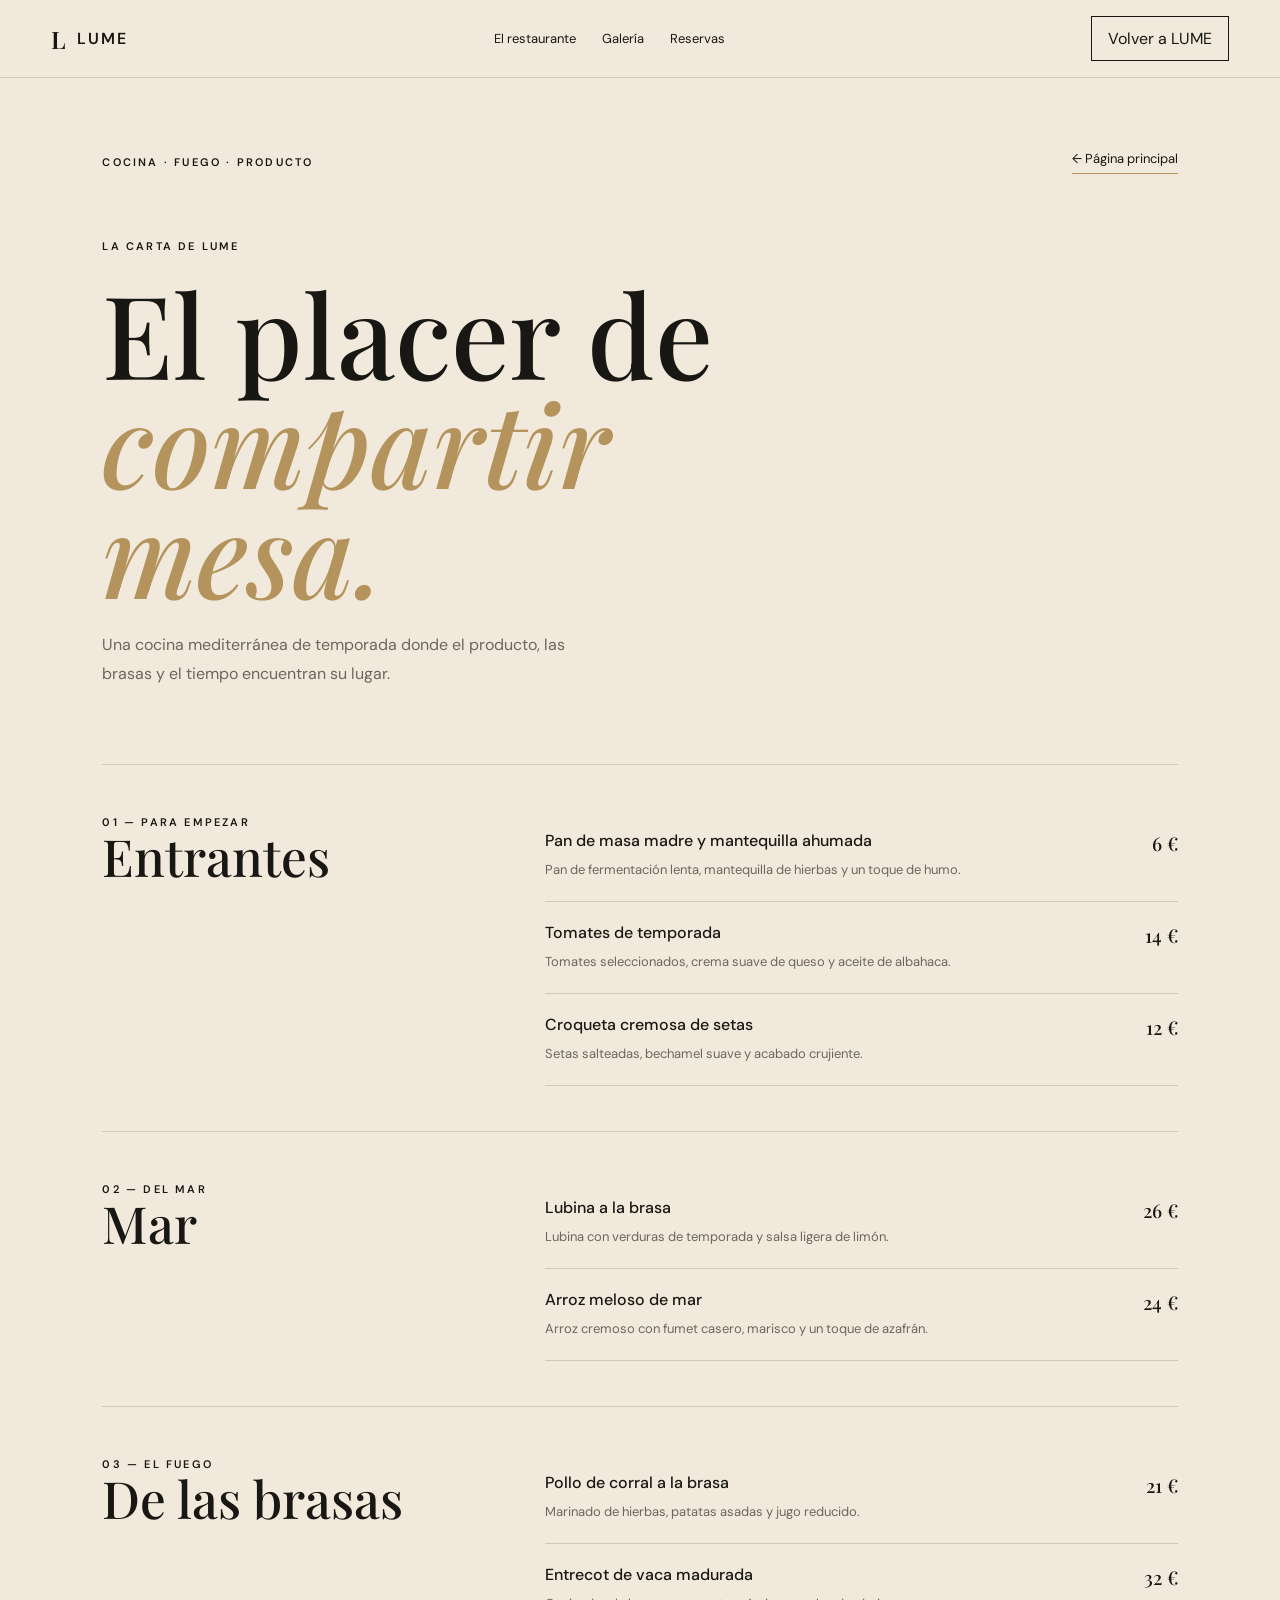
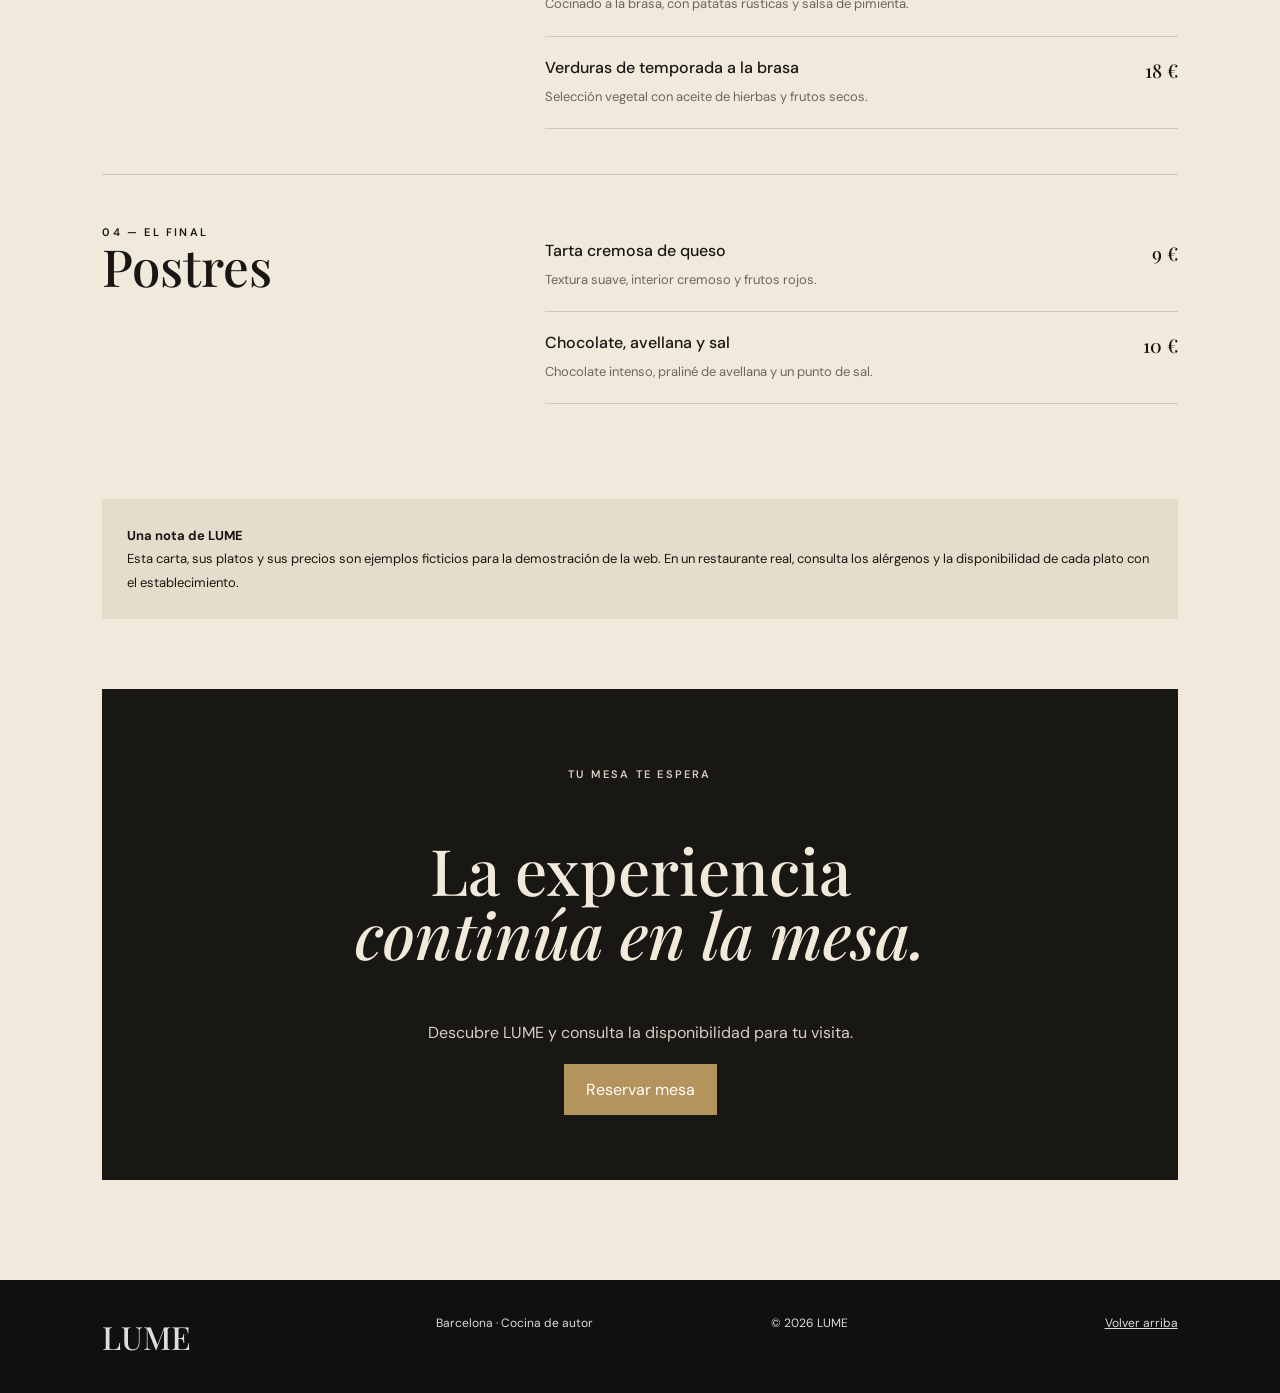
<file: carta.html>
<!doctype html>
<html lang="es">
<head>
  <meta charset="utf-8">
  <meta name="viewport" content="width=device-width, initial-scale=1">
  <meta name="description" content="Descubre la carta de LUME: cocina mediterránea, producto de temporada y fuego.">
  <title>La carta — LUME</title>
  <link rel="icon" href="img/logo-lume.svg" type="image/svg+xml">
  <link rel="stylesheet" href="style.css">
  <style>
    .menu-page {
      padding: 150px 8vw 100px;
      min-height: 100vh;
    }

    .menu-top {
      display: flex;
      justify-content: space-between;
      align-items: center;
      gap: 20px;
      margin-bottom: 65px;
    }

    .menu-top a {
      font-size: 13px;
      border-bottom: 1px solid var(--gold);
      padding-bottom: 6px;
    }

    .menu-heading {
      max-width: 760px;
      margin-bottom: 75px;
    }

    .menu-heading h1 {
      font: 500 clamp(3.8rem, 9vw, 8rem)/.95 "Playfair Display", serif;
      margin: 25px 0;
    }

    .menu-heading h1 em {
      color: var(--gold);
      font-weight: 500;
    }

    .menu-heading p:last-child {
      color: var(--muted);
      line-height: 1.8;
      max-width: 500px;
    }

    .menu-category {
      display: grid;
      grid-template-columns: .7fr 1.3fr;
      gap: 8vw;
      padding: 45px 0;
      border-top: 1px solid var(--line);
    }

    .menu-category h2 {
      font: 500 clamp(2rem, 4vw, 3.5rem)/1 "Playfair Display", serif;
      margin: 0;
    }

    .menu-item {
      display: flex;
      justify-content: space-between;
      gap: 20px;
      padding: 20px 0;
      border-bottom: 1px solid var(--line);
    }

    .menu-item h3 {
      font-size: 16px;
      font-weight: 500;
      margin: 0 0 8px;
    }

    .menu-item p {
      font-size: 13px;
      line-height: 1.7;
      color: var(--muted);
      margin: 0;
      max-width: 440px;
    }

    .menu-price {
      white-space: nowrap;
      font: 500 19px "Playfair Display", serif;
    }

    .menu-note {
      margin-top: 50px;
      padding: 25px;
      background: #e5dccb;
      font-size: 13px;
      line-height: 1.8;
    }

    .menu-reserve {
      text-align: center;
      padding: 65px 20px;
      background: #191713;
      color: var(--paper);
      margin-top: 70px;
    }

    .menu-reserve h2 {
      font: 500 clamp(2.5rem, 5vw, 4.5rem)/1 "Playfair Display", serif;
    }

    .menu-reserve p {
      color: #d5cfc3;
      line-height: 1.8;
    }

    @media(max-width:700px) {
      .menu-page {
        padding: 115px 7vw 65px;
      }

      .menu-top {
        align-items: flex-start;
      }

      .menu-category {
        grid-template-columns: 1fr;
        gap: 15px;
      }

      .menu-item h3 {
        font-size: 14px;
      }

      .menu-item p {
        font-size: 12px;
      }
    }
  </style>
</head>

<body>
  <header class="site-header scrolled">
    <a class="brand" href="index.html#inicio">
      <span class="brand-mark">L</span>
      <span>LUME</span>
    </a>
    <nav>
      <a href="index.html#historia">El restaurante</a>
      <a href="index.html#galeria">Galería</a>
      <a href="index.html#reserva">Reservas</a>
    </nav>
    <a class="header-reserve" href="index.html#reserva">Volver a LUME</a>
  </header>

  <main class="menu-page">
    <div class="menu-top">
      <span class="eyebrow">COCINA · FUEGO · PRODUCTO</span>
      <a href="index.html">← Página principal</a>
    </div>

    <div class="menu-heading">
      <p class="eyebrow">LA CARTA DE LUME</p>
      <h1>El placer de<br><em>compartir mesa.</em></h1>
      <p>
        Una cocina mediterránea de temporada donde el producto,
        las brasas y el tiempo encuentran su lugar.
      </p>
    </div>

    <section class="menu-category">
      <div>
        <span class="eyebrow">01 — PARA EMPEZAR</span>
        <h2>Entrantes</h2>
      </div>
      <div>
        <article class="menu-item">
          <div>
            <h3>Pan de masa madre y mantequilla ahumada</h3>
            <p>Pan de fermentación lenta, mantequilla de hierbas y un toque de humo.</p>
          </div>
          <span class="menu-price">6 €</span>
        </article>
        <article class="menu-item">
          <div>
            <h3>Tomates de temporada</h3>
            <p>Tomates seleccionados, crema suave de queso y aceite de albahaca.</p>
          </div>
          <span class="menu-price">14 €</span>
        </article>
        <article class="menu-item">
          <div>
            <h3> Croqueta cremosa de setas</h3>
            <p>Setas salteadas, bechamel suave y acabado crujiente.</p>
          </div>
          <span class="menu-price">12 €</span>
        </article>
      </div>
    </section>

    <section class="menu-category">
      <div>
        <span class="eyebrow">02 — DEL MAR</span>
        <h2>Mar</h2>
      </div>
      <div>
        <article class="menu-item">
          <div>
            <h3>Lubina a la brasa</h3>
            <p>Lubina con verduras de temporada y salsa ligera de limón.</p>
          </div>
          <span class="menu-price">26 €</span>
        </article>
        <article class="menu-item">
          <div>
            <h3>Arroz meloso de mar</h3>
            <p>Arroz cremoso con fumet casero, marisco y un toque de azafrán.</p>
          </div>
          <span class="menu-price">24 €</span>
        </article>
      </div>
    </section>

    <section class="menu-category">
      <div>
        <span class="eyebrow">03 — EL FUEGO</span>
        <h2>De las brasas</h2>
      </div>
      <div>
        <article class="menu-item">
          <div>
            <h3>Pollo de corral a la brasa</h3>
            <p>Marinado de hierbas, patatas asadas y jugo reducido.</p>
          </div>
          <span class="menu-price">21 €</span>
        </article>
        <article class="menu-item">
          <div>
            <h3>Entrecot de vaca madurada</h3>
            <p>Cocinado a la brasa, con patatas rústicas y salsa de pimienta.</p>
          </div>
          <span class="menu-price">32 €</span>
        </article>
        <article class="menu-item">
          <div>
            <h3>Verduras de temporada a la brasa</h3>
            <p>Selección vegetal con aceite de hierbas y frutos secos.</p>
          </div>
          <span class="menu-price">18 €</span>
        </article>
      </div>
    </section>

    <section class="menu-category">
      <div>
        <span class="eyebrow">04 — EL FINAL</span>
        <h2>Postres</h2>
      </div>
      <div>
        <article class="menu-item">
          <div>
            <h3>Tarta cremosa de queso</h3>
            <p>Textura suave, interior cremoso y frutos rojos.</p>
          </div>
          <span class="menu-price">9 €</span>
        </article>
        <article class="menu-item">
          <div>
            <h3>Chocolate, avellana y sal</h3>
            <p>Chocolate intenso, praliné de avellana y un punto de sal.</p>
          </div>
          <span class="menu-price">10 €</span>
        </article>
      </div>
    </section>

    <div class="menu-note">
      <strong>Una nota de LUME</strong><br>
      Esta carta, sus platos y sus precios son ejemplos ficticios para la
      demostración de la web. En un restaurante real, consulta los alérgenos
      y la disponibilidad de cada plato con el establecimiento.
    </div>

    <section class="menu-reserve">
      <p class="eyebrow">TU MESA TE ESPERA</p>
      <h2>La experiencia<br><em>continúa en la mesa.</em></h2>
      <p>Descubre LUME y consulta la disponibilidad para tu visita.</p>
      <a class="btn btn-gold" href="index.html#reserva">Reservar mesa</a>
    </section>
  </main>

  <footer>
    <div class="footer-brand">LUME</div>
    <div>Barcelona · Cocina de autor</div>
    <div>© 2026 LUME</div>
    <a href="index.html#inicio">Volver arriba</a>
  </footer>
</body>
</html>
</file>
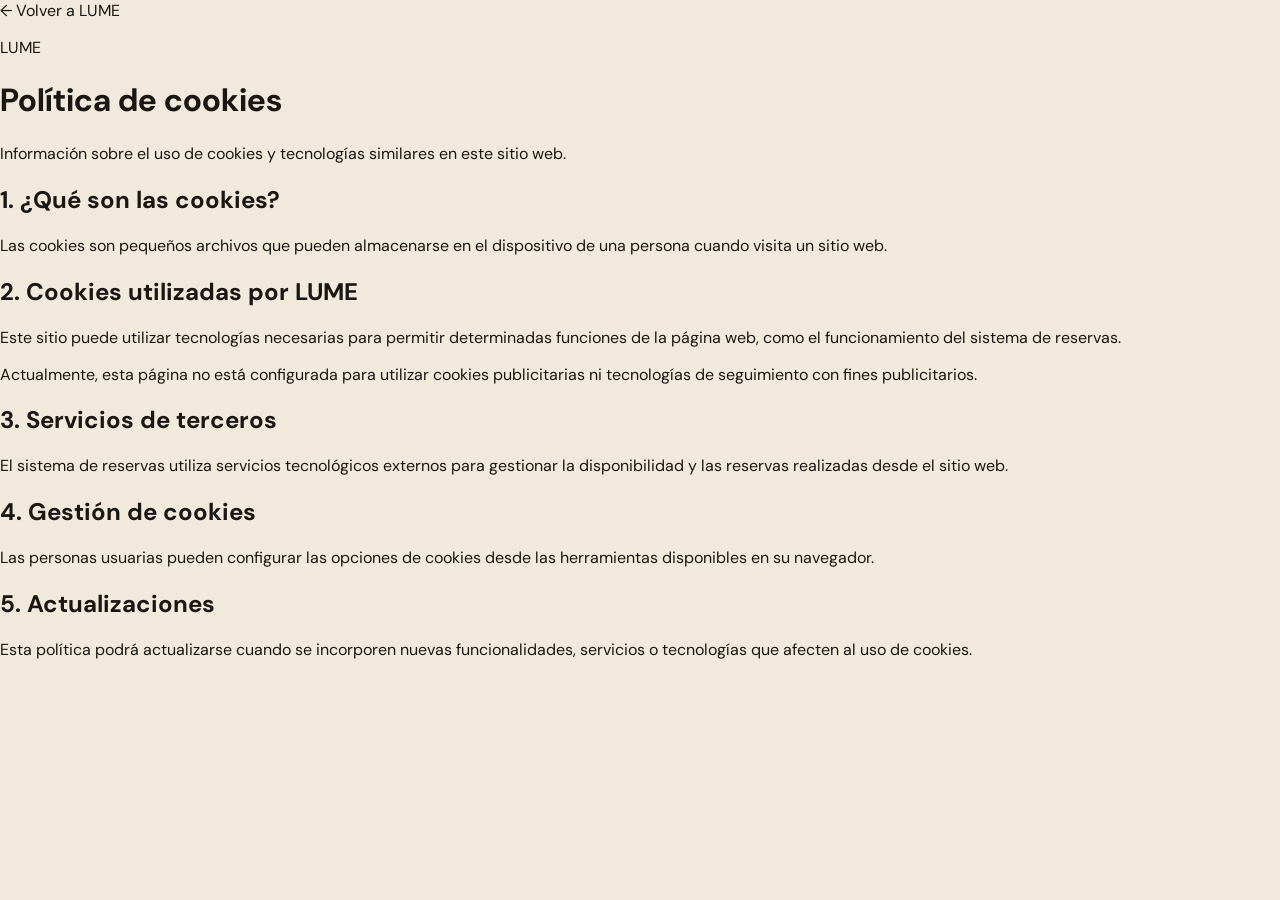
<file: cookies.html>
<!doctype html>
<html lang="es">
<head>
  <meta charset="utf-8">
  <meta name="viewport" content="width=device-width, initial-scale=1">
  <meta name="description" content="Política de cookies de LUME.">
  <title>Política de cookies · LUME</title>
  <link rel="icon" href="img/logo-lume.svg" type="image/svg+xml">
  <link rel="stylesheet" href="style.css">
</head>

<body>

  <main class="privacy-page">

    <a href="index.html" class="privacy-back">← Volver a LUME</a>

    <header class="privacy-header">
      <p class="privacy-eyebrow">LUME</p>
      <h1>Política de cookies</h1>
      <p>
        Información sobre el uso de cookies y tecnologías similares
        en este sitio web.
      </p>
    </header>

    <section class="privacy-section">
      <h2>1. ¿Qué son las cookies?</h2>
      <p>
        Las cookies son pequeños archivos que pueden almacenarse en el
        dispositivo de una persona cuando visita un sitio web.
      </p>
    </section>

    <section class="privacy-section">
      <h2>2. Cookies utilizadas por LUME</h2>
      <p>
        Este sitio puede utilizar tecnologías necesarias para permitir
        determinadas funciones de la página web, como el funcionamiento
        del sistema de reservas.
      </p>

      <p>
        Actualmente, esta página no está configurada para utilizar
        cookies publicitarias ni tecnologías de seguimiento con fines
        publicitarios.
      </p>
    </section>

    <section class="privacy-section">
      <h2>3. Servicios de terceros</h2>
      <p>
        El sistema de reservas utiliza servicios tecnológicos externos
        para gestionar la disponibilidad y las reservas realizadas
        desde el sitio web.
      </p>
    </section>

    <section class="privacy-section">
      <h2>4. Gestión de cookies</h2>
      <p>
        Las personas usuarias pueden configurar las opciones de cookies
        desde las herramientas disponibles en su navegador.
      </p>
    </section>

    <section class="privacy-section">
      <h2>5. Actualizaciones</h2>
      <p>
        Esta política podrá actualizarse cuando se incorporen nuevas
        funcionalidades, servicios o tecnologías que afecten al uso
        de cookies.
      </p>
    </section>

  </main>

</body>
</html>
</file>
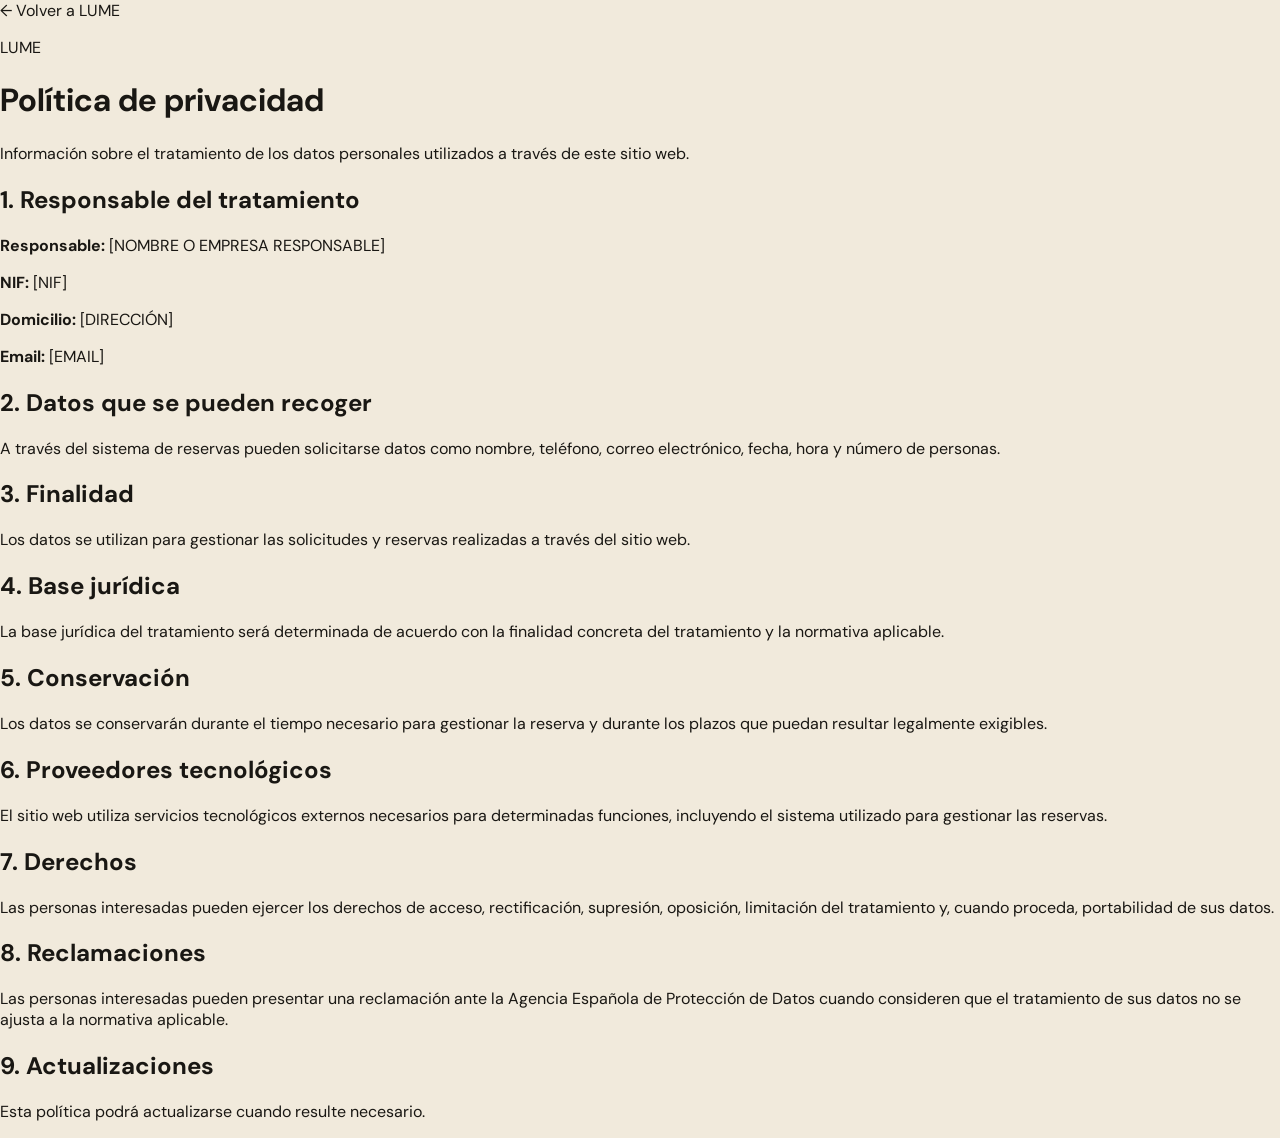
<file: privacy.html>
<!DOCTYPE html>
<html lang="es">
<head>
  <meta charset="UTF-8">
  <meta name="viewport" content="width=device-width, initial-scale=1.0">

  <title>Política de privacidad · LUME</title>

  <link rel="stylesheet" href="style.css">
</head>

<body>

  <main class="privacy-page">

    <a href="index.html" class="privacy-back">
      ← Volver a LUME
    </a>

    <header class="privacy-header">
      <p class="privacy-eyebrow">LUME</p>

      <h1>Política de privacidad</h1>

      <p>
        Información sobre el tratamiento de los datos personales
        utilizados a través de este sitio web.
      </p>
    </header>

    <section class="privacy-section">
      <h2>1. Responsable del tratamiento</h2>

      <p>
        <strong>Responsable:</strong>
        [NOMBRE O EMPRESA RESPONSABLE]
      </p>

      <p>
        <strong>NIF:</strong>
        [NIF]
      </p>

      <p>
        <strong>Domicilio:</strong>
        [DIRECCIÓN]
      </p>

      <p>
        <strong>Email:</strong>
        [EMAIL]
      </p>
    </section>

    <section class="privacy-section">
      <h2>2. Datos que se pueden recoger</h2>

      <p>
        A través del sistema de reservas pueden solicitarse
        datos como nombre, teléfono, correo electrónico, fecha,
        hora y número de personas.
      </p>
    </section>

    <section class="privacy-section">
      <h2>3. Finalidad</h2>

      <p>
        Los datos se utilizan para gestionar las solicitudes
        y reservas realizadas a través del sitio web.
      </p>
    </section>

    <section class="privacy-section">
      <h2>4. Base jurídica</h2>

      <p>
        La base jurídica del tratamiento será determinada
        de acuerdo con la finalidad concreta del tratamiento
        y la normativa aplicable.
      </p>
    </section>

    <section class="privacy-section">
      <h2>5. Conservación</h2>

      <p>
        Los datos se conservarán durante el tiempo necesario
        para gestionar la reserva y durante los plazos que
        puedan resultar legalmente exigibles.
      </p>
    </section>

    <section class="privacy-section">
      <h2>6. Proveedores tecnológicos</h2>

      <p>
        El sitio web utiliza servicios tecnológicos externos
        necesarios para determinadas funciones, incluyendo
        el sistema utilizado para gestionar las reservas.
      </p>
    </section>

    <section class="privacy-section">
      <h2>7. Derechos</h2>

      <p>
        Las personas interesadas pueden ejercer los derechos
        de acceso, rectificación, supresión, oposición,
        limitación del tratamiento y, cuando proceda,
        portabilidad de sus datos.
      </p>
    </section>

    <section class="privacy-section">
      <h2>8. Reclamaciones</h2>

      <p>
        Las personas interesadas pueden presentar una
        reclamación ante la Agencia Española de Protección
        de Datos cuando consideren que el tratamiento de
        sus datos no se ajusta a la normativa aplicable.
      </p>
    </section>

    <section class="privacy-section">
      <h2>9. Actualizaciones</h2>

      <p>
        Esta política podrá actualizarse cuando resulte
        necesario.
      </p>
    </section>

  </main>

</body>
</html>
</file>
<file: style.css>
@import url('https://fonts.googleapis.com/css2?family=DM+Sans:wght@400;500;600&family=Playfair+Display:ital,wght@0,500;0,600;1,500;1,600&display=swap');
:root{--paper:#f1eadc;--ink:#191713;--gold:#b4935c;--line:rgba(25,23,19,.16);--muted:#6d665c}
*{box-sizing:border-box}html{scroll-behavior:smooth}body{margin:0;background:var(--paper);color:var(--ink);font-family:"DM Sans",sans-serif}img{display:block;width:100%;height:100%;object-fit:cover}button,a{font:inherit}button{cursor:pointer}a{color:inherit;text-decoration:none}.intro{position:fixed;inset:0;z-index:50;background:#11100e;color:#f1eadc;display:grid;place-items:center;overflow:hidden;transition:opacity .8s,visibility .8s}.intro.done{opacity:0;visibility:hidden;pointer-events:none}.logo-piece{font:600 clamp(5rem,15vw,12rem)/.8 "Playfair Display",serif;position:absolute;opacity:0;transform:translateY(35px)}.p1{left:28%}.p2{left:40%}.p3{left:52%}.p4{left:64%}.intro.play .logo-piece{animation:piece 1.1s cubic-bezier(.2,.8,.2,1) forwards}.intro.play .p1{animation-delay:.05s}.intro.play .p2{animation-delay:.16s}.intro.play .p3{animation-delay:.27s}.intro.play .p4{animation-delay:.38s}.intro-sub{position:absolute;bottom:10%;letter-spacing:.24em;font-size:11px;opacity:0;animation:sub 1s .9s forwards}@keyframes piece{to{opacity:1;transform:none}}@keyframes sub{to{opacity:.7}}.site-header{position:fixed;z-index:20;top:0;left:0;right:0;display:flex;align-items:center;justify-content:space-between;padding:25px 4vw;color:#fff;transition:.35s}.site-header.scrolled{background:rgba(241,234,220,.95);color:var(--ink);backdrop-filter:blur(14px);padding-block:16px;box-shadow:0 1px 0 var(--line)}.brand{display:flex;gap:10px;align-items:center;font-weight:600;letter-spacing:.12em}.brand-mark{font-family:"Playfair Display";font-size:24px}.site-header nav{display:flex;gap:26px;align-items:center;font-size:13px}.header-reserve{border:1px solid currentColor;background:transparent;color:inherit;padding:11px 16px}.menu-btn{display:none;background:none;border:0;color:inherit;font-size:24px}.hero{height:100svh;min-height:650px;position:relative;color:#fff}.hero img{
  position:absolute;
  inset:0;
  pointer-events:none;
}.hero-shade{
  position:absolute;
  inset:0;
  background:linear-gradient(90deg,rgba(0,0,0,.63),rgba(0,0,0,.1) 70%),linear-gradient(0deg,rgba(0,0,0,.45),transparent 50%);
  pointer-events:none;
}.hero-copy{
  position:absolute;
  left:8vw;
  bottom:15vh;
  max-width:760px;
  pointer-events:none;
}.hero-copy button,
.hero-copy a{
  pointer-events:auto;
}.eyebrow,.section-kicker{font-size:11px;letter-spacing:.2em;font-weight:600}.hero h1{font:600 clamp(3.6rem,8vw,8rem)/.92 "Playfair Display";margin:22px 0}.hero h1 em,h2 em{font-weight:500}.hero-text{max-width:500px;color:#eee}.hero-actions{display:flex;gap:12px;margin-top:30px}.btn{border:0;padding:15px 22px;display:inline-flex;justify-content:center;align-items:center;min-height:48px}.btn-gold{background:var(--gold);color:#fff}.btn-light{border:1px solid rgba(255,255,255,.6);color:#fff}.btn-dark{background:var(--ink);color:var(--paper);width:100%}.hero-bottom{position:absolute;bottom:35px;left:8vw;font-size:11px;letter-spacing:.14em;opacity:.8}.hero-bottom i{display:inline-block;width:55px;border-top:1px solid #fff;margin-left:15px;vertical-align:middle}.manifesto,.food-feature,.plates,.split-story,.wine,.gallery,.reservation-cta{padding:11vw 8vw}.manifesto-grid{display:grid;grid-template-columns:1.1fr .9fr;gap:10vw;margin-top:55px}.manifesto h2,.feature-copy h2,.story-copy h2,.wine-copy h2,.gallery-head h2,.cta-inner h2{font:500 clamp(2.6rem,5vw,5.5rem)/1 "Playfair Display";margin:0}.manifesto p,.feature-copy>p,.story-copy>p,.wine-copy>p,.cta-inner>p{font-size:17px;line-height:1.8;color:#4e4941;max-width:580px}.muted{color:var(--muted)!important}.food-feature{display:grid;grid-template-columns:1.05fr .95fr;gap:8vw;align-items:center;background:#e5dccb}.feature-image{height:70vh;min-height:480px}.feature-copy .number,.story-copy .number,.wine-copy .number,.gallery-head .number{display:block;font-size:12px;margin-bottom:25px}.mini-menu{display:flex;flex-wrap:wrap;gap:10px;margin-top:35px}.mini-menu span{border:1px solid var(--line);padding:10px 13px;font-size:12px}.plates{display:grid;grid-template-columns:1.15fr .9fr .9fr;gap:18px}.plate-card{height:56vw;max-height:650px;position:relative;overflow:hidden}.plate-card.tall{height:70vw;max-height:800px}.plate-card img{transition:transform .8s}.plate-card:hover img,.gallery-grid img:hover{transform:scale(1.04)}.plate-card span{position:absolute;bottom:18px;left:18px;background:rgba(0,0,0,.55);color:#fff;padding:8px 10px;font-size:10px;letter-spacing:.12em}.split-story{display:grid;grid-template-columns:1fr 1fr;padding-top:0;padding-bottom:0}.story-image{height:75vh}.story-copy{display:flex;flex-direction:column;justify-content:center;padding:8vw;background:#191713;color:#f1eadc}.story-copy>p{color:#d5cfc3}.story-copy .text-link{margin-top:25px}.text-link{display:inline-flex;gap:10px;align-items:center}.wine{display:grid;grid-template-columns:.8fr 1.2fr;gap:9vw;align-items:center}.wine-image{height:65vh}.gallery{background:#1a1815;color:#f1eadc}.gallery-head{display:flex;justify-content:space-between;gap:30px;align-items:end;margin-bottom:55px}.gallery-head h2{text-align:right}.gallery-grid{display:grid;grid-template-columns:1.2fr .8fr .8fr;grid-template-rows:300px 300px;gap:12px}.gallery-grid img{transition:.7s}.gallery-grid img:first-child{grid-row:span 2}.reservation-cta{background:#b4935c;color:#17140f;text-align:center}.cta-inner{max-width:800px;margin:auto}.cta-inner>p{margin-inline:auto;color:#3f351f}.big{margin-top:20px;background:#17140f}.live-note{font-size:12px!important;margin-top:20px!important}.live-note span,.connection span{display:inline-block;width:7px;height:7px;border-radius:50%;background:#6f9b65;margin-right:7px}.live-note.off span,.connection.off span{background:#a55}.live-note.off,.connection.off{opacity:.7}footer{padding:35px 8vw;display:grid;grid-template-columns:1fr 1fr 1fr auto;gap:20px;font-size:12px;background:#11100e;color:#ddd}.footer-brand{font:500 32px "Playfair Display"}footer a{text-decoration:underline}.booking-modal{position:fixed;inset:0;background:rgba(0,0,0,.7);z-index:40;display:grid;place-items:center;padding:20px;opacity:0;visibility:hidden;transition:.3s}.booking-modal.open{opacity:1;visibility:visible}.booking-panel{position:relative;background:var(--paper);width:min(720px,100%);max-height:90vh;overflow:auto;padding:55px}.close{position:absolute;right:20px;top:15px;border:0;background:none;font-size:32px}.booking-intro h2{font:500 clamp(2.7rem,6vw,5rem)/.95 "Playfair Display";margin:15px 0}.booking-intro>p:last-child{color:#5c554b;line-height:1.6}.booking-panel form{display:grid;grid-template-columns:1fr 1fr;gap:14px;margin-top:30px}.booking-panel label{font-size:12px;display:grid;gap:8px}.booking-panel input,.booking-panel select{padding:14px;border:1px solid var(--line);background:transparent;font:inherit;min-width:0}.booking-panel form .btn{grid-column:1/-1}.connection{font-size:12px;margin-top:18px;color:#625b52}.connection b{font-weight:500}.slots{display:grid;grid-template-columns:repeat(3,1fr);gap:8px;margin-top:18px}.slot{border:1px solid var(--line);padding:13px;text-align:center;background:rgba(255,255,255,.3)}.slot strong{display:block;font:600 19px "Playfair Display"}.slot small{color:#6b6257}.slot.disabled{opacity:.4}.reveal{opacity:0;transform:translateY(35px);transition:opacity .8s,transform .8s}.reveal.visible{opacity:1;transform:none}@media(max-width:800px){.site-header nav{display:none}.menu-btn{display:block}.site-header.open nav{display:flex;position:absolute;top:70px;left:15px;right:15px;background:var(--paper);color:var(--ink);padding:20px;flex-direction:column;align-items:stretch}.hero-copy{left:7vw;right:7vw;bottom:12vh}.hero h1{font-size:clamp(3.2rem,13vw,5rem)}.manifesto,.food-feature,.plates,.split-story,.wine,.gallery,.reservation-cta{padding:18vw 7vw}.manifesto-grid,.food-feature,.wine,.split-story{grid-template-columns:1fr}.feature-image,.story-image,.wine-image{height:58vh;min-height:350px}.plates{grid-template-columns:1fr 1fr}.plate-card,.plate-card.tall{height:65vw}.plate-card.tall{grid-column:span 2}.gallery-head{display:block}.gallery-head h2{text-align:left;margin-top:25px}.gallery-grid{grid-template-columns:1fr 1fr;grid-template-rows:220px 220px}.gallery-grid img:first-child{grid-row:span 1}.gallery-grid img:nth-child(2){grid-row:span 2}footer{grid-template-columns:1fr 1fr}.booking-panel{padding:35px 22px}.booking-panel form{grid-template-columns:1fr}.slots{grid-template-columns:1fr 1fr}}@media(prefers-reduced-motion:reduce){html{scroll-behavior:auto}.reveal{transition:none}.plate-card img,.gallery-grid img{transition:none}.intro .logo-piece,.intro-sub{animation:none;opacity:1;transform:none}}
.booking-panel form label,
.booking-panel form input,
.booking-panel form select {
  visibility: visible !important;
  opacity: 1 !important;
}

/* LUME — Ubicación */
.location-section {
  padding: 11vw 8vw;
  display: grid;
  grid-template-columns: 1.1fr .9fr;
  gap: 8vw;
  align-items: center;
}

.location-copy h2 {
  font: 500 clamp(2.8rem, 5vw, 5.5rem)/1 "Playfair Display", serif;
  margin: 25px 0;
}

.location-copy h2 em {
  color: var(--gold);
}

.location-copy > p:not(.eyebrow) {
  max-width: 480px;
  color: var(--muted);
  line-height: 1.8;
}

.location-details {
  margin-top: 40px;
}

.location-details > div {
  padding: 20px 0;
  border-top: 1px solid var(--line);
}

.location-details span {
  font-size: 10px;
  letter-spacing: .18em;
  color: var(--muted);
}

.location-details p {
  margin: 9px 0;
  font-family: "Playfair Display", serif;
  font-size: 22px;
}

.location-details small {
  display: block;
  color: var(--muted);
  line-height: 1.8;
}

.location-card {
  min-height: 440px;
  background: #191713;
  color: var(--paper);
  padding: 45px;
  display: flex;
  flex-direction: column;
  justify-content: flex-end;
  position: relative;
  overflow: hidden;
}

.location-decoration {
  position: absolute;
  top: 15px;
  right: 25px;
  font: italic 400 280px/.9 "Playfair Display", serif;
  color: rgba(180,147,92,.18);
}

.location-card h3 {
  position: relative;
  font: 500 clamp(2.2rem, 4vw, 4rem)/1.05 "Playfair Display", serif;
  margin: 20px 0 35px;
}

.location-card > span {
  font-size: 10px;
  letter-spacing: .2em;
  color: #c5b28f;
}

@media(max-width:800px) {
  .location-section {
    grid-template-columns: 1fr;
    padding: 18vw 7vw;
  }

  .location-card {
    min-height: 360px;
    padding: 30px;
  }
}
</file>
